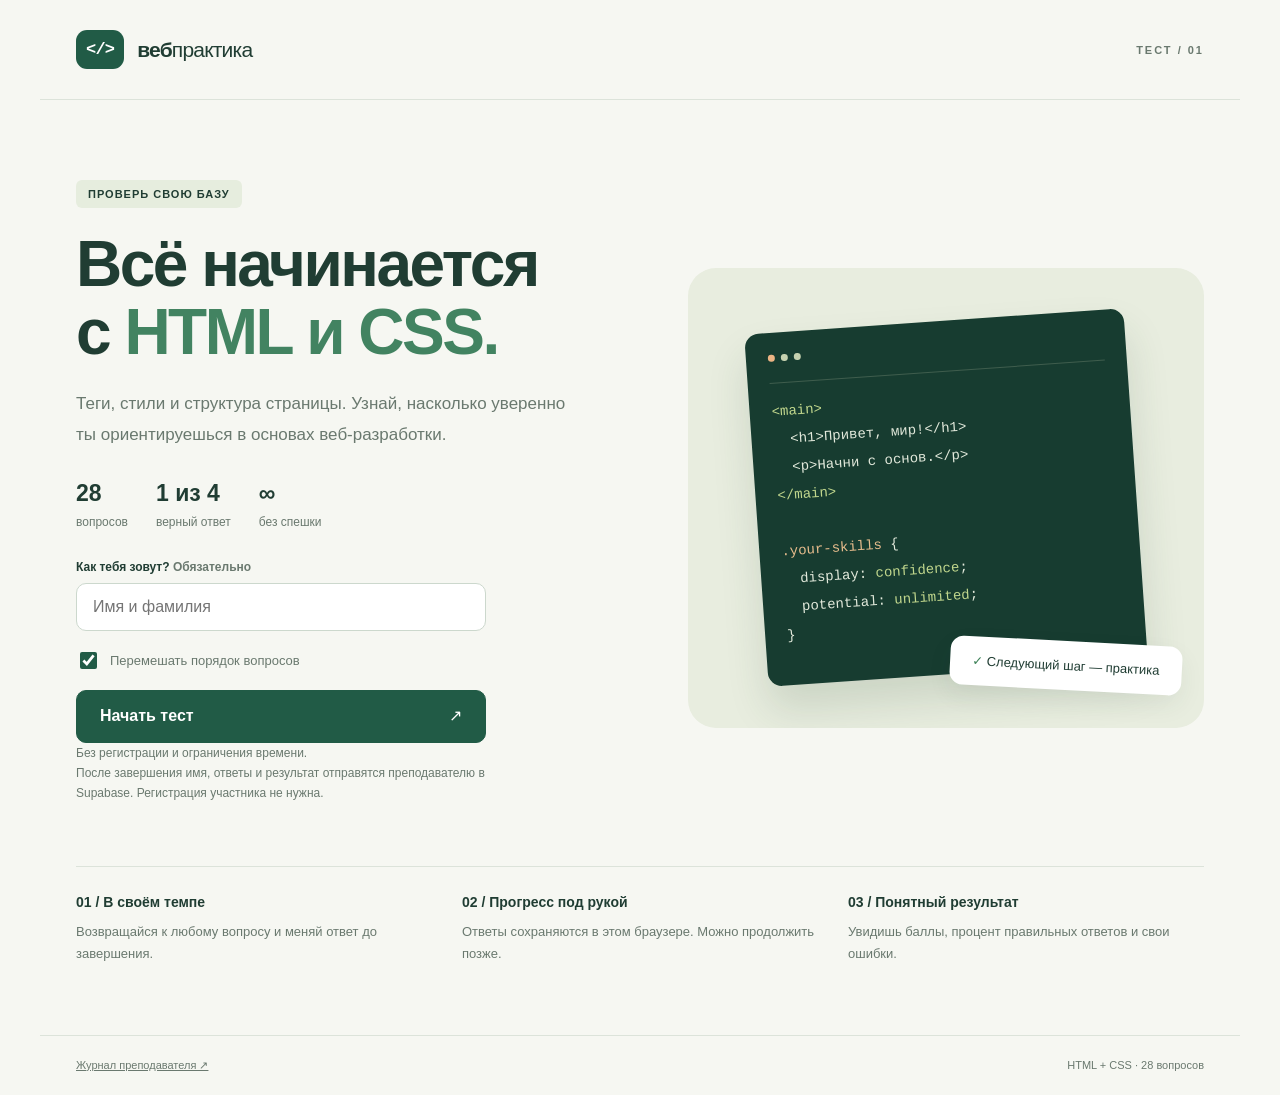
<file: index.html>
<!doctype html>
<html lang="ru">
<head>
  <meta charset="utf-8">
  <meta name="viewport" content="width=device-width,initial-scale=1">
  <meta name="theme-color" content="#215b46">
  <meta name="description" content="Проверьте знание основ HTML и CSS: 28 вопросов с разбором ответов.">
  <title>HTML & CSS — проверь себя</title>
  <link rel="stylesheet" href="./style.css">
  <link rel="stylesheet" href="./teacher.css">
  <script defer src="./questions.js"></script>
  <script defer src="./config.js"></script>
  <script defer src="./backend.js"></script>
  <script defer src="./sync.js"></script>
  <script defer src="./app.js"></script>
</head>
<body>
  <header class="topbar"><a class="brand" href="./" aria-label="HTML и CSS — главная"><span class="brand-icon">&lt;/&gt;</span> веб<span class="brand-light">практика</span></a><span class="top-label">ТЕСТ / 01</span></header>
  <main id="app"></main>
  <footer class="footer"><a href="./teacher.html">Журнал преподавателя ↗</a><span>HTML + CSS · 28 вопросов</span></footer>
  <noscript>Для прохождения теста включите JavaScript в браузере.</noscript>
</body>
</html>
</file>
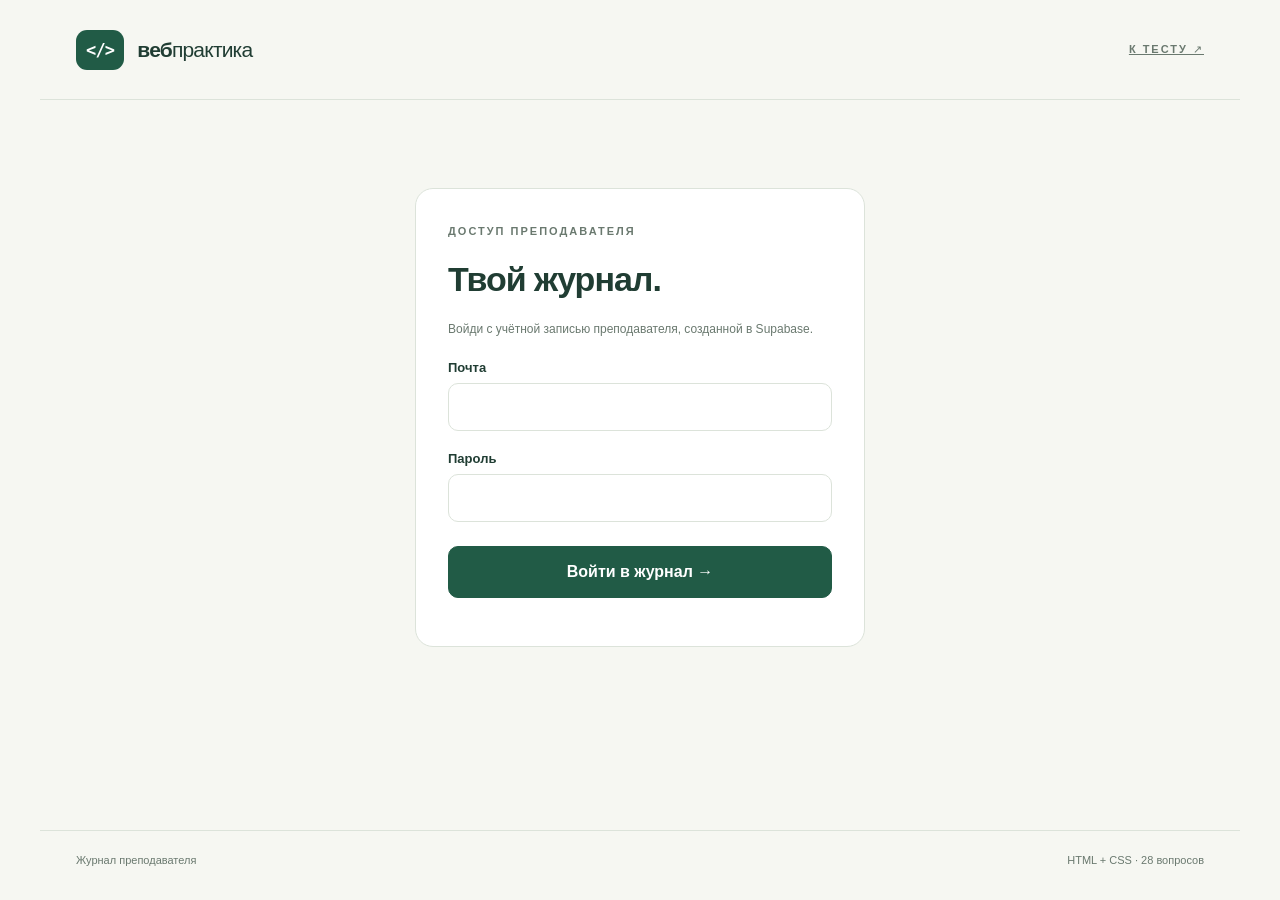
<file: teacher.html>
<!doctype html>
<html lang="ru">
<head>
  <meta charset="utf-8"><meta name="viewport" content="width=device-width,initial-scale=1">
  <meta name="robots" content="noindex,nofollow"><meta name="referrer" content="no-referrer">
  <title>Журнал преподавателя — HTML и CSS</title>
  <link rel="stylesheet" href="./style.css"><link rel="stylesheet" href="./teacher.css">
  <script defer src="./config.js"></script><script defer src="./backend.js"></script>
  <script defer src="./questions.js"></script><script defer src="./teacher.js"></script>
</head>
<body>
  <header class="topbar"><a class="brand" href="./"><span class="brand-icon">&lt;/&gt;</span> веб<span class="brand-light">практика</span></a><a class="top-label" href="./">К ТЕСТУ ↗</a></header>
  <main id="journal"><p role="status">Загрузка журнала…</p></main>
  <footer class="footer"><span>Журнал преподавателя</span><span>HTML + CSS · 28 вопросов</span></footer>
  <noscript>Включите JavaScript для работы с журналом.</noscript>
</body></html>
</file>
<file: style.css>
:root{font-family:Inter,"Segoe UI",Arial,sans-serif;color:#203d33;background:#f6f7f2;font-synthesis:none;--green:#215b46;--muted:#6a796f;--line:#dce3da}*{box-sizing:border-box}body{margin:0}button,input{font:inherit}button,a,input{ -webkit-tap-highlight-color:transparent}button{cursor:pointer}a{color:inherit}button:focus-visible,a:focus-visible,input:focus-visible{outline:3px solid #e3b34b;outline-offset:4px}.topbar{max-width:1200px;margin:auto;height:100px;display:flex;justify-content:space-between;align-items:center;padding:0 36px;border-bottom:1px solid var(--line)}.brand{display:flex;gap:8px;align-items:center;font-size:21px;letter-spacing:-.8px;font-weight:750;text-decoration:none}.brand-icon{background:var(--green);color:white;border-radius:11px;padding:10px;margin-right:5px;font:700 17px monospace}.brand-light{font-weight:400;margin-left:-8px}.top-label,.eyebrow{font-size:11px;letter-spacing:2px;font-weight:700;color:var(--muted)}main{max-width:1200px;margin:0 auto;padding:58px 36px 70px;min-height:calc(100vh - 170px)}h1,h2,p{margin-top:0}h1{font-size:clamp(38px,5vw,65px);letter-spacing:-2.5px;line-height:1.07;margin:22px 0}h1 em{font-style:normal;color:#428361}h2{letter-spacing:-.6px;font-size:24px;line-height:1.4}.lead{font-size:17px;line-height:1.8;color:var(--muted);max-width:510px}.intro{display:grid;grid-template-columns:1.05fr 1fr;gap:70px;align-items:center;padding:22px 0 50px}.tag{display:inline-block;background:#e6edde;padding:8px 12px;border-radius:6px;font-size:11px;font-weight:700;letter-spacing:1px}.facts{display:flex;gap:28px;margin:30px 0}.fact strong{display:block;font-size:23px;margin-bottom:5px}.fact span{font-size:12px;color:var(--muted)}.start-form{max-width:410px}label.name{display:block;font-size:12px;font-weight:650;margin-bottom:9px}input[type=text]{width:100%;padding:14px 16px;border:1px solid #ccd8cd;background:#fff;border-radius:10px;color:#203d33}.check{display:flex;gap:10px;align-items:center;font-size:13px;color:var(--muted);margin:18px 0}input[type=checkbox]{accent-color:var(--green);width:17px;height:17px}.btn{border:1px solid var(--line);border-radius:10px;padding:14px 23px;background:#fff;color:var(--green);font-weight:650;line-height:1.4}.btn:hover{background:#eaf0e5}.btn.primary{background:var(--green);color:#fff;border-color:var(--green)}.btn.primary:hover{background:#184634}.btn:disabled{opacity:.45;cursor:default}.wide{width:100%;display:flex;justify-content:space-between}.hint{font-size:12px;color:var(--muted);line-height:1.7}.visual{background:#e8eddf;border-radius:28px;min-height:460px;padding:42px 30px;position:relative;overflow:hidden;display:flex;align-items:center;justify-content:center}.visual:before{content:"";width:340px;height:340px;border:1px solid #ccd6bf;border-radius:50%;position:absolute}.code-window{position:relative;width:100%;max-width:380px;background:#173c30;border-radius:14px;box-shadow:0 24px 40px #274d3226;transform:rotate(-4deg);padding:22px;color:#e2e9db}.dots{display:flex;gap:6px;padding-bottom:21px;border-bottom:1px solid #3f5d4d}.dots i{height:7px;width:7px;border-radius:50%;background:#c5d1af}.dots i:first-child{background:#ecb484}.code-window pre{font:14px/2 Consolas,monospace;white-space:pre-wrap}.code-window b{color:#c1d78d;font-weight:400}.code-window em{color:#e8bd8d;font-style:normal}.floating{position:absolute;bottom:38px;right:22px;background:#fff;padding:17px 22px;border-radius:13px;box-shadow:0 10px 24px #274d3212;font-size:13px;transform:rotate(3deg)}.floating strong{color:#3e8258}.features{display:grid;grid-template-columns:repeat(3,1fr);border-top:1px solid var(--line);padding-top:26px;gap:30px}.features b{font-size:14px}.features p{font-size:13px;color:var(--muted);line-height:1.7;margin:10px 0 0}.footer{max-width:1200px;margin:auto;display:flex;justify-content:space-between;border-top:1px solid var(--line);padding:23px 36px;font-size:11px;color:var(--muted)}.quiz-header{display:flex;align-items:start;justify-content:space-between;gap:20px;margin-bottom:28px}.quiz-header h1{font-size:32px;letter-spacing:-1px;margin:12px 0}.time{font:14px Consolas,monospace;background:#e8edde;padding:11px 15px;border-radius:8px;white-space:nowrap}.quiz-layout{display:grid;grid-template-columns:1fr 260px;gap:28px;align-items:start}.panel{background:#fff;border:1px solid var(--line);border-radius:18px;padding:32px}.question-num{font-size:11px;font-weight:700;letter-spacing:1.5px;color:var(--muted);margin-bottom:18px}.options{display:grid;gap:12px;margin:26px 0}.option{display:flex;gap:14px;align-items:center;padding:16px;border:1px solid var(--line);border-radius:10px;cursor:pointer;line-height:1.5;font-size:14px}.option:hover{background:#f7f9f3}.option:has(input:checked){border-color:var(--green);background:#edf4e9;box-shadow:0 0 0 1px var(--green)}.option input{accent-color:var(--green);flex-shrink:0}.option span{overflow-wrap:anywhere}.actions{display:flex;justify-content:space-between;gap:12px;margin-top:26px}.sidebar-title{font-size:14px;font-weight:650;margin-bottom:15px}.numbers{display:grid;grid-template-columns:repeat(5,1fr);gap:7px;margin:22px 0}.number{border:1px solid var(--line);border-radius:7px;background:#f9faf6;aspect-ratio:1;font-size:12px;color:var(--muted)}.number.answered{background:#dcebd7;color:#214d36;border-color:#dcebd7}.number.current{border:2px solid var(--green);color:var(--green);font-weight:750}.bar{height:5px;background:#edf0e8;border-radius:5px;overflow:hidden;margin-top:15px}.bar span{display:block;height:100%;background:#65956b;transition:width .2s}.small-btn{font-size:12px;padding:11px;width:100%}.notice{background:#fff4d8;border:1px solid #edce84;border-radius:10px;padding:16px;font-size:14px;line-height:1.7;margin-bottom:20px}.notice p{margin-bottom:10px}.notice .btn{padding:9px 13px;margin-right:8px;font-size:12px}.result-hero{text-align:center;padding:8px 0 30px}.score{font-size:72px;font-weight:750;letter-spacing:-4px;color:var(--green);margin:20px 0}.score small{font-size:25px;color:#8a998d;letter-spacing:-1px}.result-hero h1{font-size:36px;letter-spacing:-1px;margin:16px 0}.result-actions{display:flex;justify-content:center;gap:12px;flex-wrap:wrap;margin:24px 0}.review-heading{margin:30px 0 20px}.review{margin-bottom:14px;padding:24px}.review h3{font-size:16px;line-height:1.6;margin:12px 0}.status{font-size:11px;font-weight:700;color:#31784b}.status.wrong{color:#a34f35}.review-answer{font-size:14px;line-height:1.7;margin:8px 0;color:var(--muted);white-space:pre-wrap;overflow-wrap:anywhere}.review-answer.correct{color:#2c6b45}.resume{margin-bottom:20px}.storage-warning{font-size:12px;color:#9d5637}.result-subtitle{color:var(--muted);line-height:1.7}.muted{color:var(--muted)}@media(max-width:850px){.intro{gap:30px}.visual{min-height:400px;padding:24px}.quiz-layout{grid-template-columns:1fr 220px}.panel{padding:24px}}@media(max-width:650px){.topbar{height:78px;padding:0 20px}.top-label{font-size:9px}main{padding:32px 20px 45px}.intro{grid-template-columns:1fr;padding:0 0 32px;gap:32px}h1{letter-spacing:-1.5px}.visual{min-height:310px}.code-window{max-width:330px}.code-window pre{font-size:12px}.features{grid-template-columns:1fr;gap:22px}.quiz-layout{grid-template-columns:1fr}.quiz-layout aside{grid-row:1}.numbers{grid-template-columns:repeat(7,1fr);margin:15px 0}.number{aspect-ratio:auto;min-height:34px}.sidebar-note{display:none}.quiz-header h1{font-size:25px}.panel{padding:22px}.quiz-layout aside{padding:18px}.quiz-layout aside .small-btn{display:none}.question-panel h2{font-size:21px}.footer{padding:20px;gap:15px;font-size:10px}.actions .btn{padding:12px 16px}.result-hero h1{font-size:30px}.facts{gap:24px}.floating{bottom:16px}.review{padding:20px}}@media(prefers-reduced-motion:reduce){*{transition:none!important;scroll-behavior:auto!important}}
</file>
<file: teacher.css>
.login-panel{max-width:450px;margin:30px auto}.login-panel h1{font-size:34px;letter-spacing:-1px}.login-panel label{display:block;margin:20px 0 8px;font-size:13px;font-weight:650}.login-panel input{width:100%;border:1px solid var(--line);border-radius:10px;padding:14px;background:white;font:inherit}.login-panel button{margin-top:24px;width:100%}.journal-head{display:flex;align-items:center;justify-content:space-between;gap:20px;margin-bottom:28px}.journal-head h1{font-size:38px;letter-spacing:-1.5px;margin:12px 0}.journal-tools{display:flex;gap:10px;flex-wrap:wrap}.filters{display:grid;grid-template-columns:2fr 1fr 1fr auto;gap:14px;align-items:end;margin-bottom:22px}.filters label{font-size:12px;font-weight:650}.filters input{display:block;width:100%;margin-top:9px;padding:12px;border:1px solid var(--line);border-radius:8px;background:white;font:inherit;min-width:0}.journal-status{font-size:14px;line-height:1.7;margin:16px 0}.error{color:#a34f35}.table-wrap{overflow-x:auto;background:white;border:1px solid var(--line);border-radius:14px}table{border-collapse:collapse;width:100%;font-size:13px;white-space:nowrap}th,td{text-align:left;padding:17px 18px;border-bottom:1px solid var(--line)}th{background:#edf1e7;font-size:11px;text-transform:uppercase;letter-spacing:.8px}tbody tr:last-child td{border:0}tbody tr:hover{background:#f7f9f3}.student{font-weight:650;max-width:260px;white-space:normal;overflow-wrap:anywhere}.table-wrap button{padding:8px 12px;font-size:12px}.pagination{display:flex;align-items:center;justify-content:space-between;gap:12px;margin:22px 0;font-size:13px}.detail-top{display:flex;justify-content:space-between;gap:15px;align-items:start}.detail-top h1{font-size:32px;letter-spacing:-1px;overflow-wrap:anywhere}.empty{text-align:center;padding:55px 20px;color:var(--muted)}.privacy-note{color:var(--muted);font-size:12px;line-height:1.7}.sync-box{max-width:620px;margin:22px auto;padding:18px;background:#edf1e7;border:1px solid var(--line);border-radius:12px;font-size:14px;line-height:1.7}.sync-box p{margin-bottom:12px}.sync-box button{font-size:13px;padding:10px 16px}.sync-box.success{color:#245b38}.sync-box.pending{background:#fff4d8}.sync-box a{font-weight:650}@media(max-width:700px){.journal-head{align-items:start;flex-direction:column}.filters{grid-template-columns:1fr 1fr}.filters label:first-child{grid-column:1/-1}.filters .btn{width:100%}.journal-head h1{font-size:32px}th,td{padding:13px}.pagination{flex-wrap:wrap}.detail-top{flex-direction:column}}
</file>
